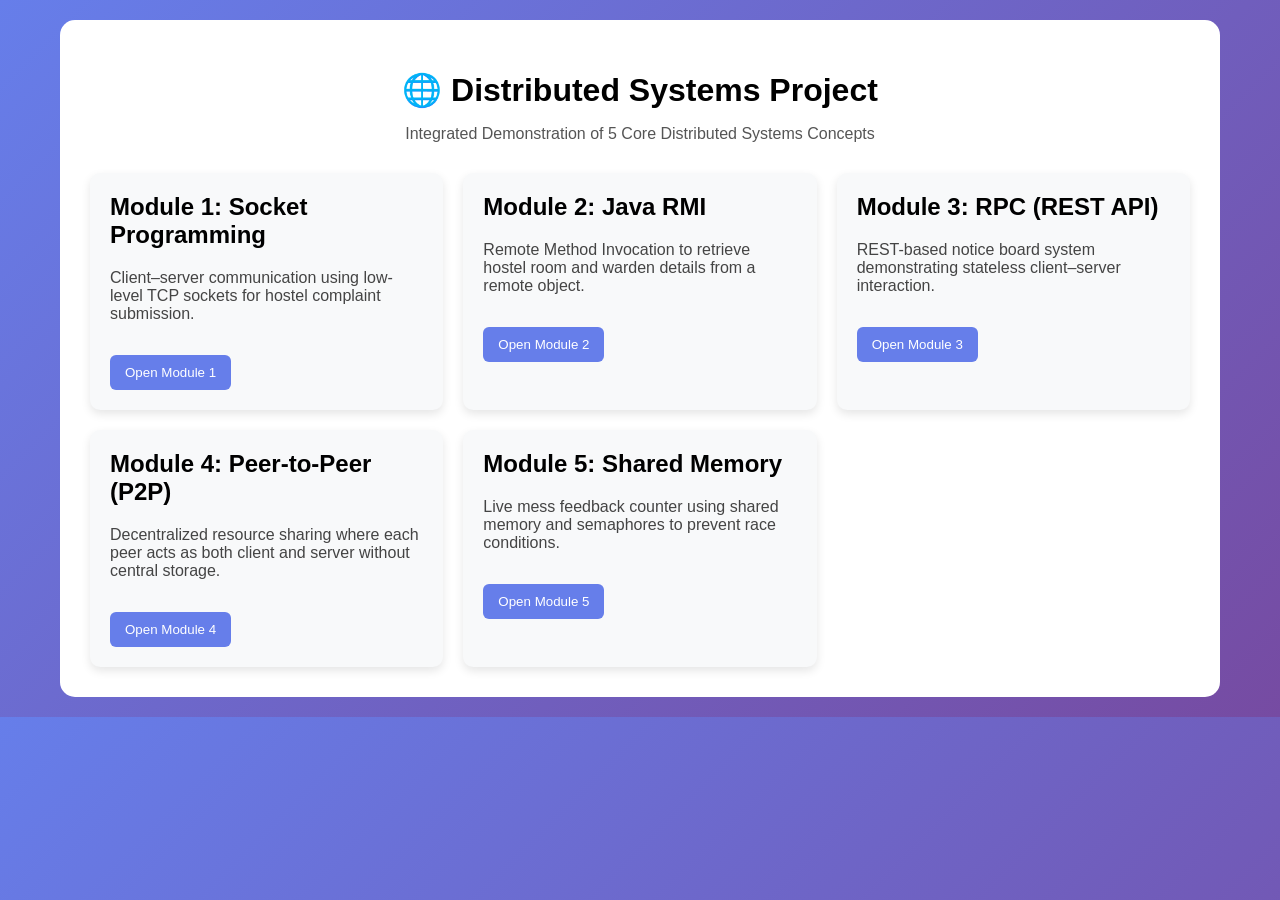
<file: dashboard/index.html>
<!DOCTYPE html>
<html lang="en">
<head>
    <meta charset="UTF-8">
    <title>Distributed Systems – Integrated Dashboard</title>
    <link rel="stylesheet" href="style.css">
</head>
<body>

<div class="container">
    <h1>🌐 Distributed Systems Project</h1>
    <p class="subtitle">
        Integrated Demonstration of 5 Core Distributed Systems Concepts
    </p>

    <div class="module-grid">

        <div class="module-card">
            <h2>Module 1: Socket Programming</h2>
            <p>
                Client–server communication using low-level TCP sockets for
                hostel complaint submission.
            </p>
            <button onclick="openModule('C:\\Users\\hrida\\OneDrive\\Desktop\\DS\\Module1_SocketProgramming\\public\\index.html')">
                Open Module 1
            </button>
        </div>

        <div class="module-card">
            <h2>Module 2: Java RMI</h2>
            <p>
                Remote Method Invocation to retrieve hostel room and warden
                details from a remote object.
            </p>
            <button onclick="openModule('C:\\Users\\hrida\\OneDrive\\Desktop\\DS\\Module2_JavaRMI\\frontend\\index.html')">
                Open Module 2
            </button>
        </div>

        <div class="module-card">
            <h2>Module 3: RPC (REST API)</h2>
            <p>
                REST-based notice board system demonstrating stateless
                client–server interaction.
            </p>
            <button onclick="openModule('C:\\Users\\hrida\\OneDrive\\Desktop\\DS\\Module3_RESTAPI\\public\\index.html')">
                Open Module 3
            </button>
        </div>

        <div class="module-card">
            <h2>Module 4: Peer-to-Peer (P2P)</h2>
            <p>
                Decentralized resource sharing where each peer acts as both
                client and server without central storage.
            </p>
            <button onclick="openModule('../Module4_P2P/public/index.html')">
                Open Module 4
            </button>
        </div>

        <div class="module-card">
            <h2>Module 5: Shared Memory</h2>
            <p>
                Live mess feedback counter using shared memory and semaphores
                to prevent race conditions.
            </p>
            <button onclick="openModule('../Module5_SharedMemory/public/index.html')">
                Open Module 5
            </button>
        </div>

    </div>
</div>

<script>
function openModule(path) {
    window.open(path, "_blank");
}
</script>

</body>
</html>
</file>
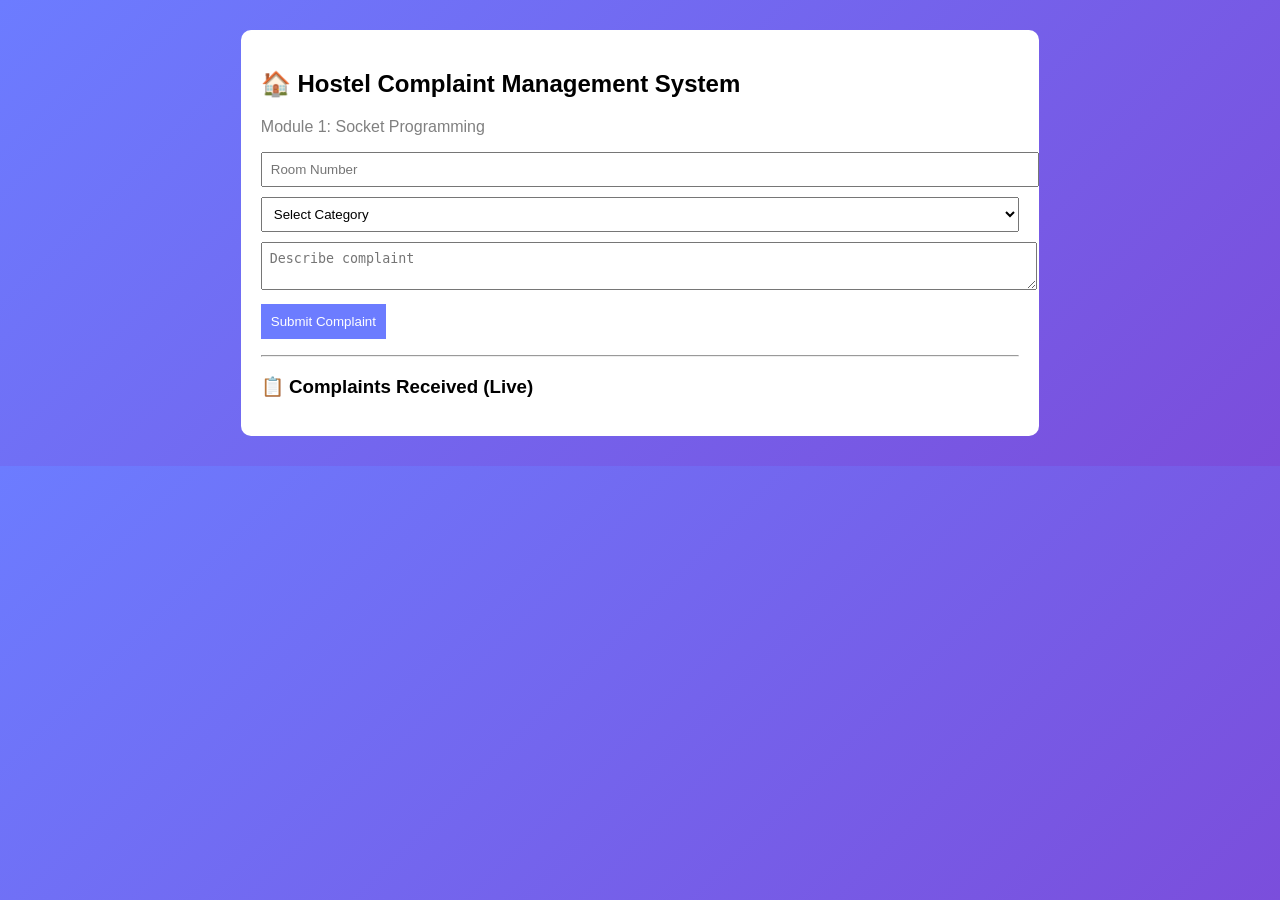
<file: Module1_SocketProgramming/public/index.html>
<!DOCTYPE html>
<html>
<head>
    <title>Hostel Complaint System</title>
    <link rel="stylesheet" href="style.css">
</head>
<body>

<div class="container">
    <h2>🏠 Hostel Complaint Management System</h2>
    <p class="subtitle">Module 1: Socket Programming</p>

    <div class="form-box">
        <input id="room" placeholder="Room Number">
        <select id="category">
            <option value="">Select Category</option>
            <option>Water</option>
            <option>Electricity</option>
            <option>Cleanliness</option>
            <option>Other</option>
        </select>
        <textarea id="desc" placeholder="Describe complaint"></textarea>

        <button onclick="submitComplaint()">Submit Complaint</button>
        <p id="status"></p>
    </div>

    <hr>

    <h3>📋 Complaints Received (Live)</h3>
    <div id="complaints"></div>
</div>

<script src="script.js"></script>
</body>
</html>
</file>
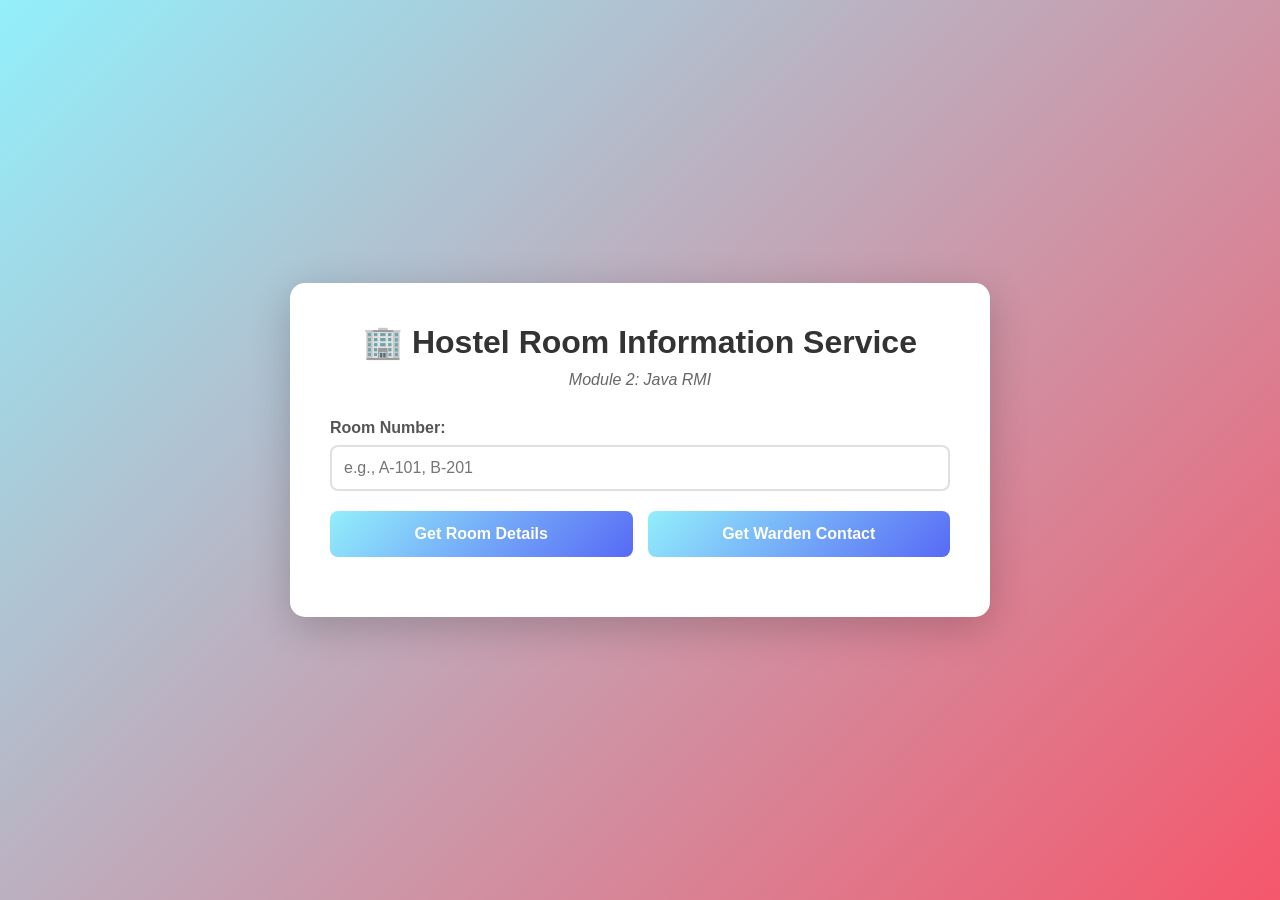
<file: Module2_JavaRMI/frontend/index.html>
<!DOCTYPE html>
<html lang="en">
<head>
    <meta charset="UTF-8">
    <meta name="viewport" content="width=device-width, initial-scale=1.0">
    <title>Hostel Room Information Service</title>
    <link rel="stylesheet" href="style.css">
</head>
<body>
    <div class="container">
        <h1>🏢 Hostel Room Information Service</h1>
        <p class="subtitle">Module 2: Java RMI</p>
        
        <div class="form-container">
            <div class="form-group">
                <label for="roomNumber">Room Number:</label>
                <input type="text" id="roomNumber" name="roomNumber" 
                       placeholder="e.g., A-101, B-201" required>
            </div>

            <div class="button-group">
                <button id="getDetailsBtn">Get Room Details</button>
                <button id="getWardenBtn">Get Warden Contact</button>
            </div>

            <div id="result" class="result-box"></div>
        </div>
    </div>

    <script src="script.js"></script>
</body>
</html>
</file>
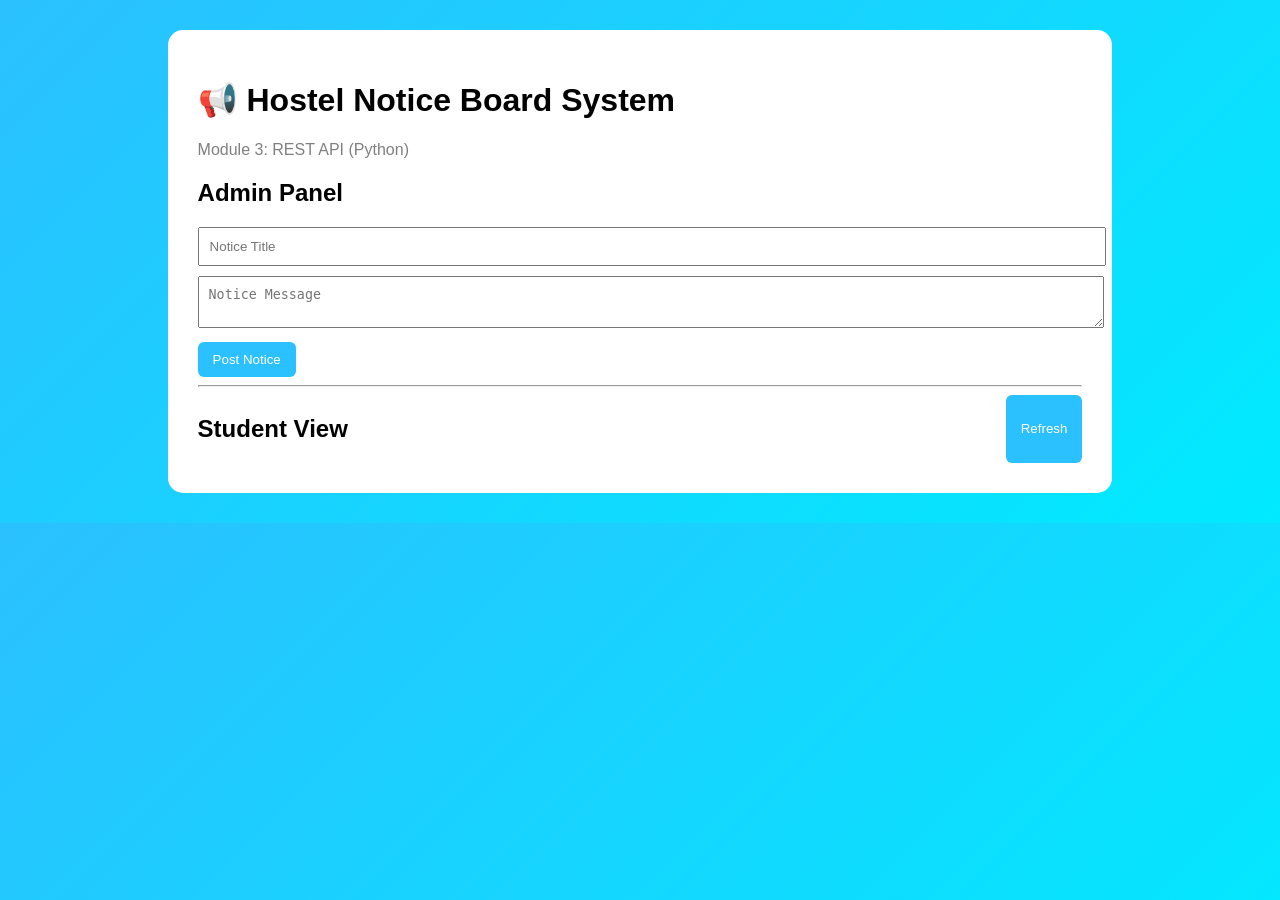
<file: Module3_RESTAPI/public/index.html>
<!DOCTYPE html>
<html>
<head>
    <title>Hostel Notice Board System</title>
    <link rel="stylesheet" href="style.css">
</head>
<body>

<div class="container">
    <h1>📢 Hostel Notice Board System</h1>
    <p class="subtitle">Module 3: REST API (Python)</p>

    <!-- ADMIN -->
    <h2>Admin Panel</h2>
    <input id="title" placeholder="Notice Title">
    <textarea id="message" placeholder="Notice Message"></textarea>
    <button onclick="postNotice()">Post Notice</button>

    <hr>

    <!-- STUDENT -->
    <div class="student-header">
        <h2>Student View</h2>
        <button onclick="loadNotices()">Refresh</button>
    </div>

    <div id="notices"></div>
</div>

<script src="script.js"></script>
</body>
</html>
</file>
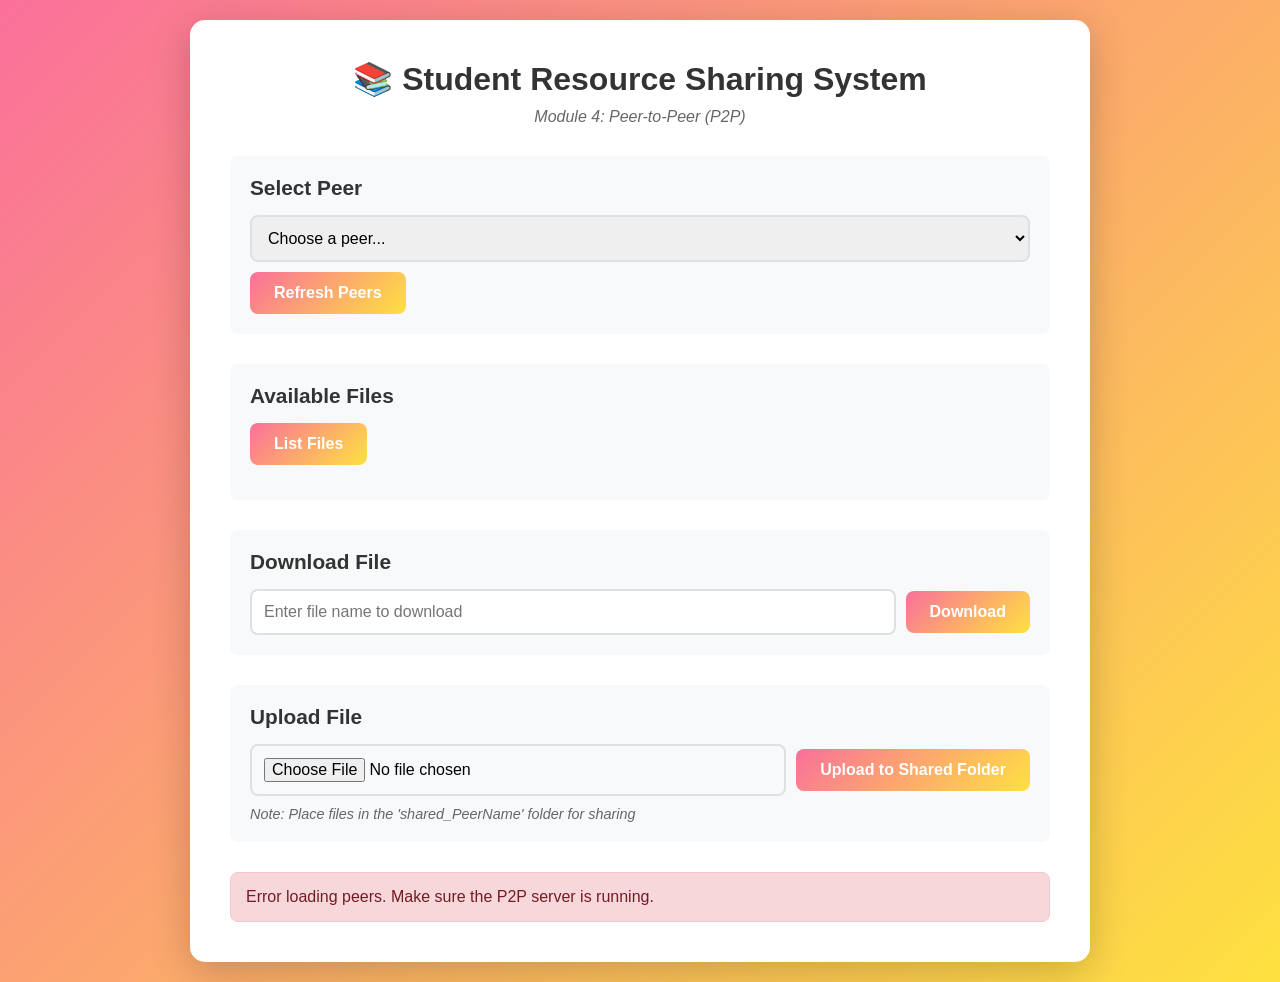
<file: Module4_P2P/public/index.html>
<!DOCTYPE html>
<html lang="en">
<head>
    <meta charset="UTF-8">
    <meta name="viewport" content="width=device-width, initial-scale=1.0">
    <title>Student Resource Sharing System</title>
    <link rel="stylesheet" href="style.css">
</head>
<body>
    <div class="container">
        <h1>📚 Student Resource Sharing System</h1>
        <p class="subtitle">Module 4: Peer-to-Peer (P2P)</p>
        
        <div class="main-content">
            <div class="section">
                <h2>Select Peer</h2>
                <select id="peerSelect" class="select-input">
                    <option value="">Choose a peer...</option>
                </select>
                <button id="refreshPeersBtn">Refresh Peers</button>
            </div>

            <div class="section">
                <h2>Available Files</h2>
                <button id="listFilesBtn">List Files</button>
                <div id="filesList" class="files-list"></div>
            </div>

            <div class="section">
                <h2>Download File</h2>
                <div class="form-group">
                    <input type="text" id="downloadFileName" 
                           placeholder="Enter file name to download">
                    <button id="downloadBtn">Download</button>
                </div>
            </div>

            <div class="section">
                <h2>Upload File</h2>
                <div class="form-group">
                    <input type="file" id="fileInput" accept=".pdf,.txt,.doc,.docx">
                    <button id="uploadBtn">Upload to Shared Folder</button>
                </div>
                <p class="info">Note: Place files in the 'shared_PeerName' folder for sharing</p>
            </div>

            <div id="status" class="status-box"></div>
        </div>
    </div>

    <script src="script.js"></script>
</body>
</html>
</file>
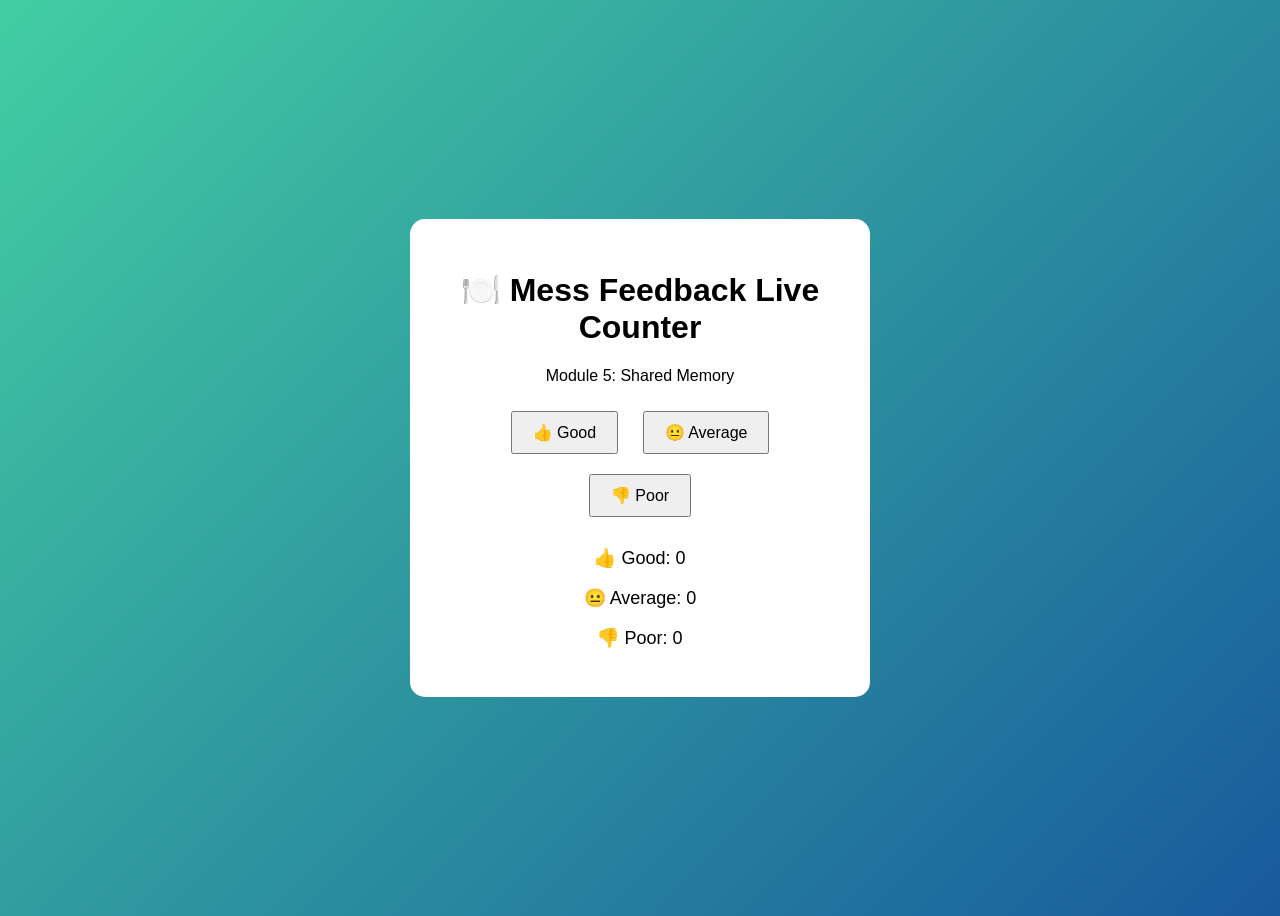
<file: Module5_SharedMemory/public/index.html>
<!DOCTYPE html>
<html>
<head>
    <title>Mess Feedback Live Counter</title>
    <link rel="stylesheet" href="style.css">
</head>
<body>

<div class="container">
    <h1>🍽️ Mess Feedback Live Counter</h1>
    <p class="subtitle">Module 5: Shared Memory</p>

    <div class="buttons">
        <button onclick="sendFeedback('good')">👍 Good</button>
        <button onclick="sendFeedback('average')">😐 Average</button>
        <button onclick="sendFeedback('poor')">👎 Poor</button>
    </div>

    <div class="results">
        <p>👍 Good: <span id="good">0</span></p>
        <p>😐 Average: <span id="average">0</span></p>
        <p>👎 Poor: <span id="poor">0</span></p>
    </div>
</div>

<script src="script.js"></script>
</body>
</html>
</file>
<file: dashboard/style.css>
body {
    font-family: Arial, sans-serif;
    background: linear-gradient(135deg, #667eea, #764ba2);
    margin: 0;
    padding: 20px;
}

.container {
    max-width: 1100px;
    margin: auto;
    background: white;
    padding: 30px;
    border-radius: 15px;
}

h1 {
    text-align: center;
    margin-bottom: 10px;
}

.subtitle {
    text-align: center;
    color: #555;
    margin-bottom: 30px;
}

.module-grid {
    display: grid;
    grid-template-columns: repeat(auto-fit, minmax(300px, 1fr));
    gap: 20px;
}

.module-card {
    background: #f8f9fa;
    padding: 20px;
    border-radius: 10px;
    box-shadow: 0 4px 10px rgba(0,0,0,0.1);
}

.module-card h2 {
    margin-top: 0;
}

.module-card p {
    color: #444;
    min-height: 70px;
}

button {
    padding: 10px 15px;
    background: #667eea;
    color: white;
    border: none;
    border-radius: 6px;
    cursor: pointer;
}

button:hover {
    background: #5563d6;
}
</file>
<file: Module1_SocketProgramming/public/style.css>
body {
    font-family: Arial;
    background: linear-gradient(135deg, #6c7cff, #7b4ddb);
}

.container {
    background: white;
    width: 60%;
    margin: 30px auto;
    padding: 20px;
    border-radius: 10px;
}

.subtitle {
    color: gray;
}

.form-box input,
.form-box select,
.form-box textarea {
    width: 100%;
    padding: 8px;
    margin-bottom: 10px;
}

button {
    background: #6c7cff;
    color: white;
    border: none;
    padding: 10px;
    cursor: pointer;
}

.complaint {
    border-bottom: 1px solid #ddd;
    padding: 10px 0;
}
</file>
<file: Module2_JavaRMI/frontend/style.css>
* {
    margin: 0;
    padding: 0;
    box-sizing: border-box;
}

body {
    font-family: 'Segoe UI', Tahoma, Geneva, Verdana, sans-serif;
    background: linear-gradient(135deg, hsl(187, 93%, 78%) 0%, #f5576c 100%);
    min-height: 100vh;
    display: flex;
    justify-content: center;
    align-items: center;
    padding: 20px;
}

.container {
    background: white;
    border-radius: 15px;
    box-shadow: 0 10px 40px rgba(0, 0, 0, 0.2);
    padding: 40px;
    max-width: 700px;
    width: 100%;
}

h1 {
    color: #333;
    text-align: center;
    margin-bottom: 10px;
    font-size: 2em;
}

.subtitle {
    text-align: center;
    color: #666;
    margin-bottom: 30px;
    font-style: italic;
}

.form-container {
    margin-top: 20px;
}

.form-group {
    margin-bottom: 20px;
}

label {
    display: block;
    margin-bottom: 8px;
    color: #555;
    font-weight: 600;
}

input[type="text"] {
    width: 100%;
    padding: 12px;
    border: 2px solid #e0e0e0;
    border-radius: 8px;
    font-size: 16px;
    transition: border-color 0.3s;
}

input[type="text"]:focus {
    outline: none;
    border-color: #f5576c;
}

.button-group {
    display: flex;
    gap: 15px;
    margin-bottom: 20px;
}

button {
    flex: 1;
    padding: 14px;
    background: linear-gradient(135deg, hsl(187, 93%, 78%) 0%, #5769f5 100%);
    color: white;
    border: none;
    border-radius: 8px;
    font-size: 16px;
    font-weight: 600;
    cursor: pointer;
    transition: transform 0.2s, box-shadow 0.2s;
}

button:hover {
    transform: translateY(-2px);
    box-shadow: 0 5px 15px rgba(245, 87, 108, 0.4);
}

button:active {
    transform: translateY(0);
}

button:disabled {
    opacity: 0.6;
    cursor: not-allowed;
}

.result-box {
    margin-top: 20px;
    padding: 20px;
    border-radius: 8px;
    background-color: #f8f9fa;
    border: 1px solid #e0e0e0;
    min-height: 100px;
    white-space: pre-line;
    font-family: 'Courier New', monospace;
    display: none;
}

.result-box.show {
    display: block;
}

.result-box.error {
    background-color: #f8d7da;
    color: #721c24;
    border-color: #f5c6cb;
}
</file>
<file: Module3_RESTAPI/public/style.css>
body {
    font-family: Arial;
    background: linear-gradient(135deg, #2bc0ff, #00eaff);
}

.container {
    background: white;
    width: 70%;
    margin: 30px auto;
    padding: 30px;
    border-radius: 15px;
}

.subtitle {
    color: gray;
}

input, textarea {
    width: 100%;
    padding: 10px;
    margin-bottom: 10px;
}

button {
    background: #2bc0ff;
    color: white;
    border: none;
    padding: 10px 15px;
    border-radius: 6px;
    cursor: pointer;
}

.student-header {
    display: flex;
    justify-content: space-between;
}

/* .notice {
    border-bottom: 1px solid #ddd;
    padding: 10px 0;
} */
.date {
    display: block;
    margin-top: 5px;
    font-size: 0.9em;
    color: #555;
}
.notice {
    padding: 10px;
    margin-bottom: 10px;
    border-bottom: 1px solid #ccc;
}
</file>
<file: Module4_P2P/public/style.css>
* {
    margin: 0;
    padding: 0;
    box-sizing: border-box;
}

body {
    font-family: 'Segoe UI', Tahoma, Geneva, Verdana, sans-serif;
    background: linear-gradient(135deg, #fa709a 0%, #fee140 100%);
    min-height: 100vh;
    display: flex;
    justify-content: center;
    align-items: center;
    padding: 20px;
}

.container {
    background: white;
    border-radius: 15px;
    box-shadow: 0 10px 40px rgba(0, 0, 0, 0.2);
    padding: 40px;
    max-width: 900px;
    width: 100%;
}

h1 {
    color: #333;
    text-align: center;
    margin-bottom: 10px;
    font-size: 2em;
}

.subtitle {
    text-align: center;
    color: #666;
    margin-bottom: 30px;
    font-style: italic;
}

h2 {
    color: #333;
    margin-bottom: 15px;
    font-size: 1.3em;
}

.main-content {
    margin-top: 20px;
}

.section {
    margin-bottom: 30px;
    padding: 20px;
    background: #f8f9fa;
    border-radius: 8px;
}

.select-input {
    width: 100%;
    padding: 12px;
    border: 2px solid #e0e0e0;
    border-radius: 8px;
    font-size: 16px;
    margin-bottom: 10px;
}

button {
    padding: 12px 24px;
    background: linear-gradient(135deg, #fa709a 0%, #fee140 100%);
    color: white;
    border: none;
    border-radius: 8px;
    font-size: 16px;
    font-weight: 600;
    cursor: pointer;
    transition: transform 0.2s, box-shadow 0.2s;
}

button:hover {
    transform: translateY(-2px);
    box-shadow: 0 5px 15px rgba(250, 112, 154, 0.4);
}

button:active {
    transform: translateY(0);
}

.form-group {
    display: flex;
    gap: 10px;
    align-items: center;
}

input[type="text"],
input[type="file"] {
    flex: 1;
    padding: 12px;
    border: 2px solid #e0e0e0;
    border-radius: 8px;
    font-size: 16px;
}

.files-list {
    margin-top: 15px;
    max-height: 200px;
    overflow-y: auto;
}

.file-item {
    padding: 10px;
    background: white;
    border: 1px solid #e0e0e0;
    border-radius: 5px;
    margin-bottom: 5px;
    display: flex;
    justify-content: space-between;
    align-items: center;
}

.file-name {
    font-weight: 500;
    color: #333;
}

.status-box {
    margin-top: 20px;
    padding: 15px;
    border-radius: 8px;
    display: none;
}

.status-box.show {
    display: block;
}

.status-box.success {
    background-color: #d4edda;
    color: #155724;
    border: 1px solid #c3e6cb;
}

.status-box.error {
    background-color: #f8d7da;
    color: #721c24;
    border: 1px solid #f5c6cb;
}

.info {
    margin-top: 10px;
    color: #666;
    font-size: 0.9em;
    font-style: italic;
}
</file>
<file: Module5_SharedMemory/public/style.css>
body {
    font-family: Arial;
    background: linear-gradient(135deg, #43cea2, #185a9d);
    display: flex;
    justify-content: center;
    align-items: center;
    height: 100vh;
}

.container {
    background: white;
    padding: 30px;
    border-radius: 15px;
    text-align: center;
    width: 400px;
}

.buttons button {
    margin: 10px;
    padding: 10px 20px;
    font-size: 16px;
    cursor: pointer;
}

.results {
    margin-top: 20px;
    font-size: 18px;
}
</file>
